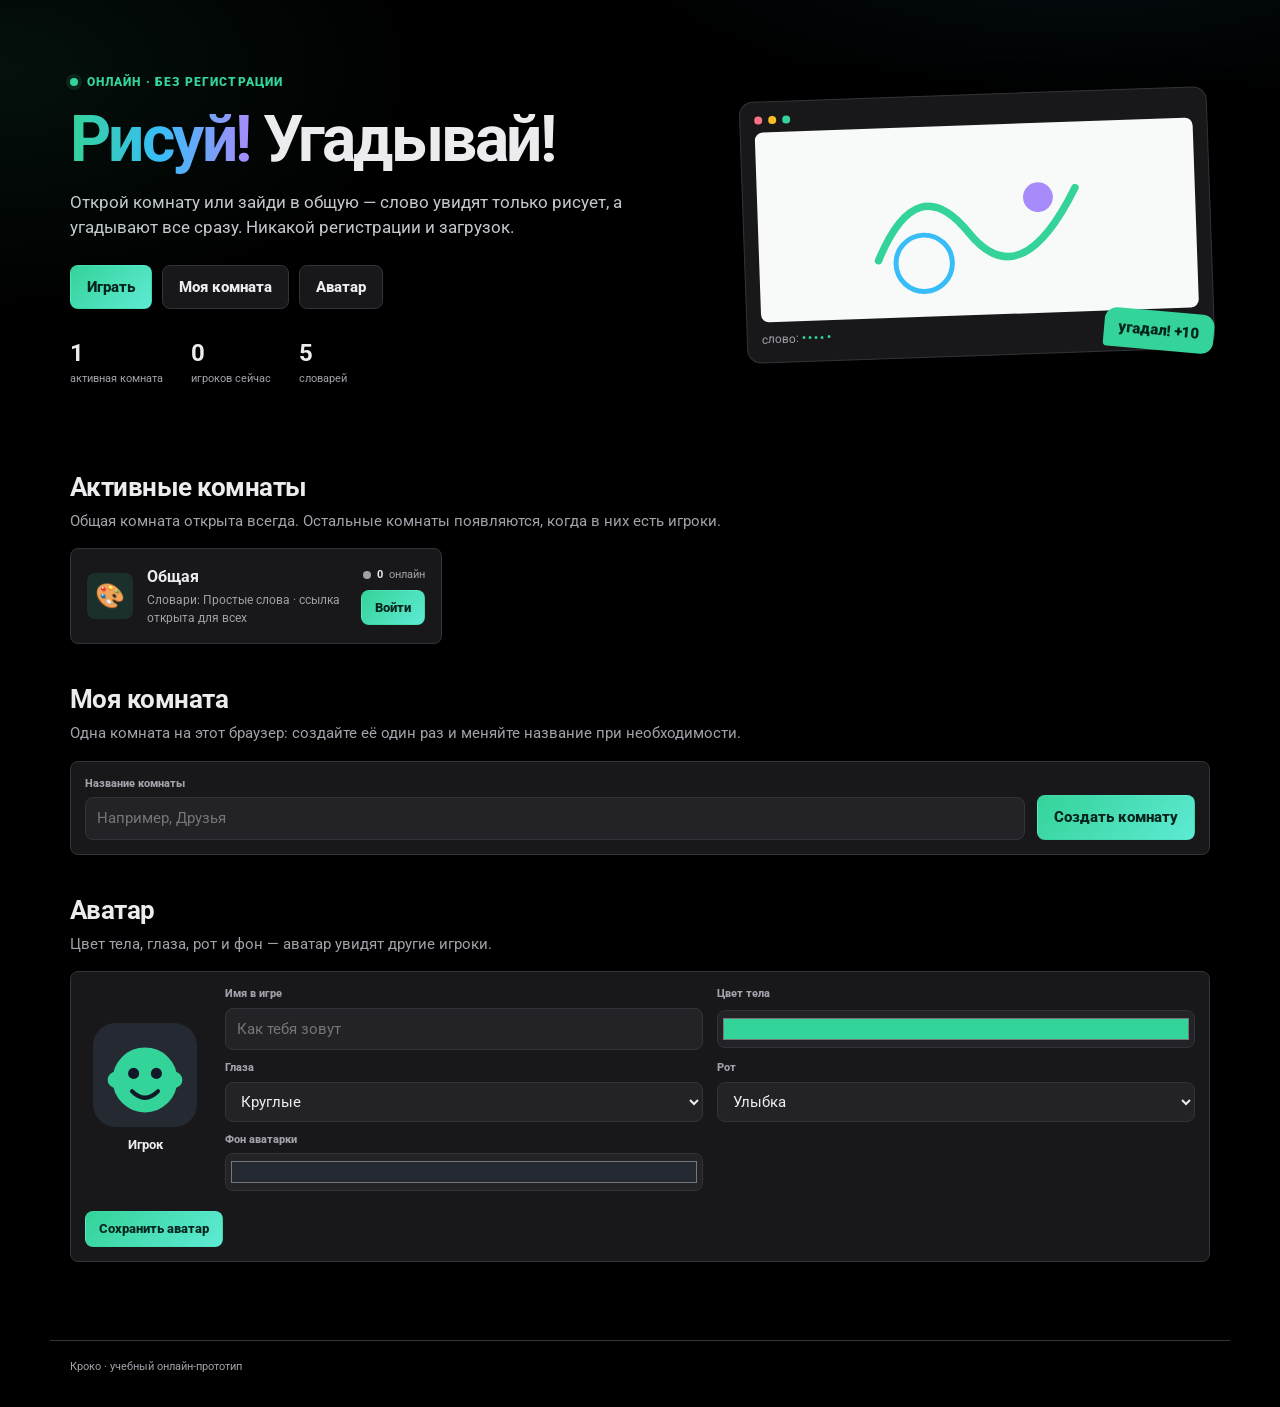
<file: index.html>
<!doctype html>
<html lang="ru">
<head>
  <meta charset="utf-8">
  <meta name="viewport" content="width=device-width, initial-scale=1">
  <meta name="description" content="Кроко — онлайн-игра в крокодила: Рисуй! Угадывай!">
  <title>Кроко — онлайн-крокодил</title>
  <link rel="icon" href="data:image/svg+xml,<svg xmlns='http://www.w3.org/2000/svg' viewBox='0 0 100 100'><text y='.9em' font-size='90'>🎨</text></svg>">
  <link rel="preconnect" href="https://fonts.googleapis.com">
  <link rel="preconnect" href="https://fonts.gstatic.com" crossorigin>
  <link href="https://fonts.googleapis.com/css2?family=Roboto:wght@400;500;700;900&display=swap" rel="stylesheet">
  <link rel="stylesheet" href="styles.css?v=40">
</head>
<body data-page="home">
  <main class="home">
    <section class="hero">
      <div class="hero-copy">
        <div class="eyebrow"><span class="live-dot"></span>онлайн · без регистрации</div>
        <div class="ban-notice" id="banNotice" hidden>Вы заблокированы в этой комнате и возвращены на главную.</div>
        <h1><span>Рисуй!</span> Угадывай!</h1>
        <p class="lead">Открой комнату или зайди в общую — слово увидят только рисует, а угадывают все сразу. Никакой регистрации и загрузок.</p>
        <div class="hero-actions">
          <a class="button primary" href="game.html">Играть</a>
          <a class="button ghost" href="#my-room">Моя комната</a>
          <a class="button ghost" href="#avatar">Аватар</a>
        </div>
        <div class="hero-stats">
          <div><b id="statRooms">1</b><span>активная комната</span></div>
          <div><b id="statOnline">0</b><span>игроков сейчас</span></div>
          <div><b id="statDicts">5</b><span>словарей</span></div>
        </div>
      </div>
      <div class="hero-art" aria-hidden="true">
        <div class="sheet">
          <div class="sheet-top"><i></i><i></i><i></i></div>
          <svg viewBox="0 0 320 210" class="doodle">
            <path d="M40 150 Q90 40 150 120 T280 70" fill="none" stroke="#34d399" stroke-width="9" stroke-linecap="round"/>
            <circle cx="95" cy="155" r="34" fill="none" stroke="#38bdf8" stroke-width="6"/>
            <circle cx="235" cy="80" r="18" fill="#a78bfa"/>
          </svg>
          <div class="sheet-word">слово: <b>•••••</b></div>
        </div>
        <div class="bubble">угадал! +10</div>
      </div>
    </section>

    <section class="rooms" id="rooms">
      <div class="section-heading">
        <div>
          <h2>Активные комнаты</h2>
          <p class="muted">Общая комната открыта всегда. Остальные комнаты появляются, когда в них есть игроки.</p>
        </div>
      </div>
      <div class="room-list" id="roomList"></div>
    </section>

    <section class="my-room" id="my-room">
      <div class="section-heading">
        <div>
          <h2>Моя комната</h2>
          <p class="muted">Одна комната на этот браузер: создайте её один раз и меняйте название при необходимости.</p>
        </div>
      </div>
      <div id="myRoomCard"></div>
    </section>

    <section class="avatar-section" id="avatar">
      <div class="section-heading">
        <div>
          <h2>Аватар</h2>
          <p class="muted">Цвет тела, глаза, рот и фон — аватар увидят другие игроки.</p>
        </div>
      </div>
      <div class="avatar-editor card">
        <div class="avatar-preview-wrap">
          <div class="avatar-preview" id="avatarPreview"></div>
          <b class="avatar-preview-name" id="avatarPreviewName">Игрок</b>
        </div>
        <div class="avatar-controls">
          <label class="settings-field">
            <span>Имя в игре</span>
            <input id="avatarName" maxlength="20" placeholder="Как тебя зовут">
          </label>
          <label class="settings-field">
            <span>Цвет тела</span>
            <input id="avatarBody" type="color" value="#34d399">
          </label>
          <label class="settings-field">
            <span>Глаза</span>
            <select id="avatarEyes"></select>
          </label>
          <label class="settings-field">
            <span>Рот</span>
            <select id="avatarMouth"></select>
          </label>
          <label class="settings-field">
            <span>Фон аватарки</span>
            <input id="avatarBg" type="color" value="#252932">
          </label>
        </div>
        <div class="avatar-actions">
          <button class="button primary small" id="avatarSave" type="button">Сохранить аватар</button>
          <span class="saved-line" id="avatarSaved" hidden>Сохранено</span>
        </div>
      </div>
    </section>
  </main>

  <footer class="footer">Кроко · учебный онлайн-прототип</footer>

  <script src="mqtt.min.js?v=40"></script>
  <script src="app.js?v=40"></script>
  <script src="home.js?v=40"></script>
</body>
</html>
</file>
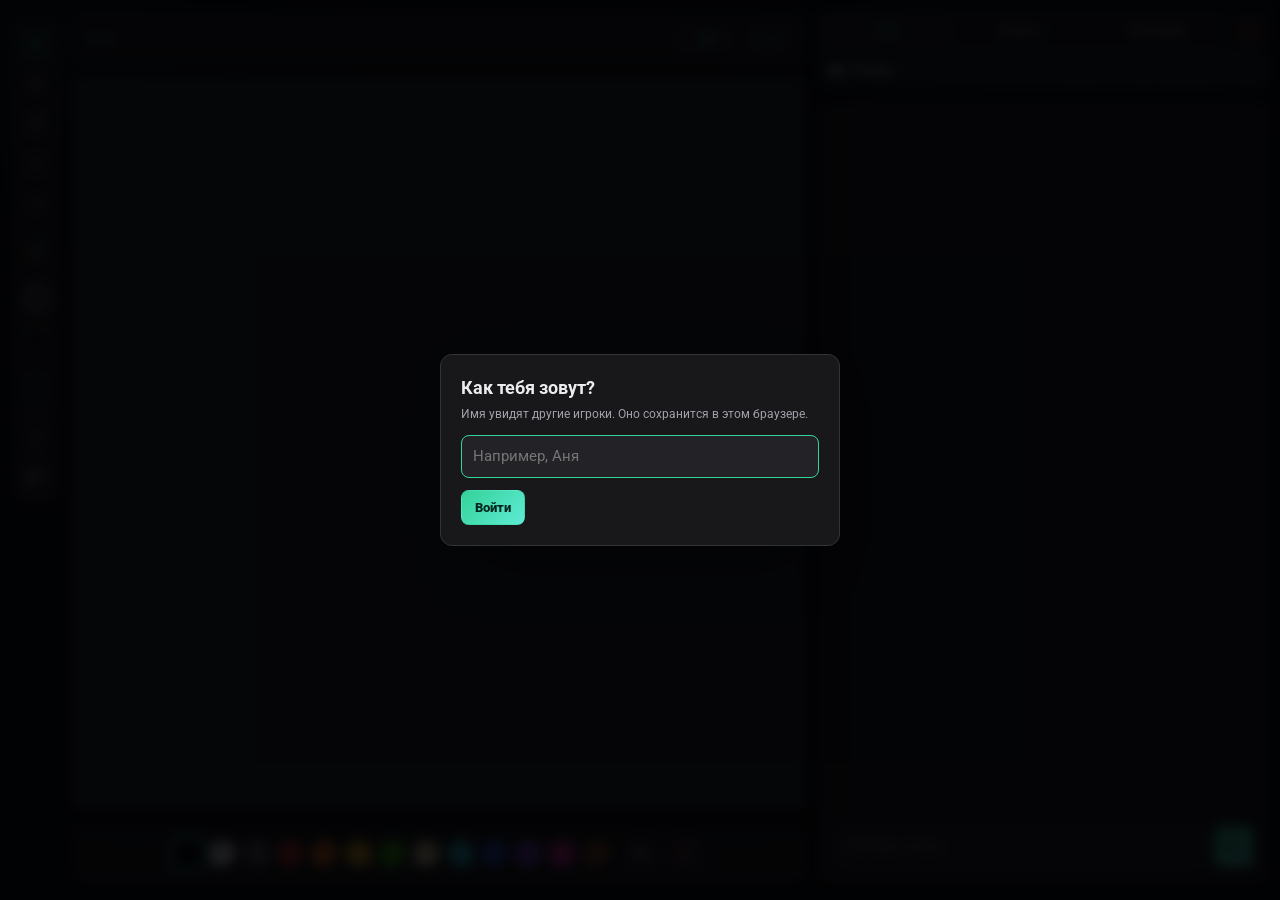
<file: game.html>
<!doctype html>
<html lang="ru">
<head>
  <meta charset="utf-8">
  <meta name="viewport" content="width=device-width, initial-scale=1">
  <title>Комната — Кроко</title>
  <link rel="icon" href="data:image/svg+xml,<svg xmlns='http://www.w3.org/2000/svg' viewBox='0 0 100 100'><text y='.9em' font-size='90'>🎨</text></svg>">
  <link rel="preconnect" href="https://fonts.googleapis.com">
  <link rel="preconnect" href="https://fonts.gstatic.com" crossorigin>
  <link href="https://fonts.googleapis.com/css2?family=Roboto:wght@400;500;700;900&display=swap" rel="stylesheet">
  <link rel="stylesheet" href="styles.css?v=40">
</head>
<body data-page="game" class="syncing">
  <main class="game-shell">
    <aside class="tool-rail" id="toolRail" aria-label="Инструменты рисования">
      <div class="tool-grid" id="toolGrid"></div>

      <div class="rail-sep"></div>
      <div class="rail-control">
        <button class="knob" id="sizeKnob" type="button" aria-label="Размер кисти"></button>
        <span class="rail-caption" id="sizeCaption">12px</span>
      </div>
      <div class="rail-control">
        <button class="knob alpha-knob" id="alphaKnob" type="button" aria-label="Прозрачность кисти"></button>
        <span class="rail-caption" id="alphaCaption">100%</span>
      </div>

      <div class="rail-sep"></div>
      <button class="bg-square rail-bg" id="bgSquare" type="button" title="Цвет фона">
        <span class="bg-square-label">фон</span>
      </button>

      <div class="rail-sep"></div>
      <button class="pipette-btn" id="pipetteBtn" type="button" aria-label="Пипетка" title="Взять цвет с холста">💧</button>
      <button class="toggle-btn" id="smoothBtn" type="button" aria-label="Плавность" aria-pressed="false" title="Плавность: выкл">≈</button>
    </aside>

    <section class="stage">
      <div class="wordbar">
        <div class="word-block">
          <strong id="wordText">••••</strong>
        </div>
        <div class="round-info">
          <span class="drawer-chip"><span class="drawer-avatar" id="drawerAvatar"></span><span class="chip-dot"></span><b id="drawerName">—</b></span>
          <span class="timer" id="timerText">05:00</span>
          <span class="panel-actions mobile-leave">
            <button class="panel-leave js-leave-room" type="button" title="Выйти из комнаты" aria-label="Выйти из комнаты">
              <svg xmlns="http://w3.org" width="24" height="24" viewBox="0 0 24 24" fill="none" stroke="#ef4444" stroke-width="2" stroke-linecap="round" stroke-linejoin="round">
                <path d="M9 21H5a2 2 0 0 1-2-2V5a2 2 0 0 1 2-2h4"/>
                <polyline points="16 17 21 12 16 7"/>
                <line x1="21" y1="12" x2="9" y2="12"/>
              </svg>
            </button>
          </span>
        </div>
      </div>

      <div class="canvas-wrap" id="canvasWrap">
        <canvas id="drawCanvas" width="1000" height="1000" aria-label="Общий холст"></canvas>
        <canvas id="draftCanvas" width="1000" height="1000" aria-hidden="true"></canvas>
        <div class="brush-cursor" id="brushCursor" hidden></div>
        <div class="hit-toast" id="hitToast" hidden></div>
        <div class="size-toast" id="sizeToast" hidden></div>
        <div class="word-reveal" id="wordReveal" hidden>
          <span id="revealReason">Раунд завершён</span>
          <strong id="revealWord"></strong>
          <small id="revealNote">Следующий раунд скоро</small>
        </div>
      </div>

      <div class="color-dock" aria-label="Цвета">
        <div class="ink-blobs" id="inkBlobs"></div>
        <div class="dock-actions">
          <button class="dock-tool" id="undoBtn" type="button" aria-label="Отменить" title="Отменить штрих (Ctrl+Z)"></button>
          <button class="dock-tool danger" id="clearBtn" type="button" aria-label="Очистить" title="Очистить холст"></button>
        </div>
      </div>

    </section>

    <aside class="side-panel">
      <div class="panel-head">
        <div class="panel-tabs" id="panelTabs" role="tablist">
          <button class="panel-tab active" data-tab="chat" type="button" role="tab">Чат</button>
          <button class="panel-tab" data-tab="players" type="button" role="tab">Игроки <span class="tab-count" id="playersCount">1</span></button>
          <button class="panel-tab" data-tab="settings" type="button" role="tab">Настройки</button>
        </div>
        <span class="panel-actions">
          <button class="panel-leave js-leave-room" id="leaveRoomBtn" type="button" title="Выйти из комнаты" aria-label="Выйти из комнаты">
            <svg xmlns="http://w3.org" width="24" height="24" viewBox="0 0 24 24" fill="none" stroke="#ef4444" stroke-width="2" stroke-linecap="round" stroke-linejoin="round">
              <path d="M9 21H5a2 2 0 0 1-2-2V5a2 2 0 0 1 2-2h4"/>
              <polyline points="16 17 21 12 16 7"/>
              <line x1="21" y1="12" x2="9" y2="12"/>
            </svg>
          </button>
        </span>
      </div>

      <div class="chat-source"><span class="label" id="wordSourceLabel">Словарь: —</span></div>
      <section class="card tab-panel chat-panel" data-panel="chat">
        <div class="chat-stream">
          <div class="system-feed" id="systemFeed" aria-live="polite"></div>
          <div class="messages" id="messages" aria-live="polite"></div>
        </div>
        <button class="button small save-round" id="saveBtn" type="button" title="Скачать рисунок в PNG" hidden>Сохранить</button>
        <form class="chat-form" id="chatForm">
          <input id="chatInput" maxlength="140" placeholder="Напиши слово..." autocomplete="off">
          <button class="button primary small" type="submit">➤</button>
        </form>
      </section>

      <section class="card tab-panel" data-panel="players" hidden>
        <ul class="players" id="playersList"></ul>
        <div class="blacklist-block" id="blacklistBlock">
          <div class="settings-subhead">Чёрный список <small>только создатель комнаты</small></div>
          <div class="ban-list" id="banList"></div>
        </div>
      </section>

      <section class="card tab-panel settings-panel" data-panel="settings" hidden>
        <div class="settings-scroll">
          <div class="settings-block">
            <h3>Комната</h3>
            <p class="muted settings-line">Название: <b id="settingsRoomName">Общая</b></p>
            <p class="muted settings-line" id="syncText">синхронизация v0</p>

            <div class="settings-subhead">Словари в раунде</div>
            <div class="dict-check-list" id="dictCheckList"></div>
            <p class="muted settings-note" id="dictNote">Новый набор словарей начнёт действовать со следующего раунда.</p>

            <label class="settings-field">
              <span>Время раунда, минут (0 — без ограничений)</span>
              <input id="roundMinInput" type="number" min="0" max="60" step="1" value="5">
            </label>
            <label class="settings-check">
              <input id="disableHintsInput" type="checkbox">
              <span>Отключить подсказки</span>
            </label>
            <p class="muted settings-note" id="settingsNote">Сменять словари и время может только создатель комнаты.</p>
            <a class="link-button js-leave-room" href="index.html">Выйти из комнаты →</a>
          </div>

          <div class="settings-block">
            <h3>Моя игра</h3>
            <label class="settings-check">
              <input id="noDrawInput" type="checkbox">
              <span>Не хочу рисовать</span>
            </label>
            <label class="settings-check">
              <input id="soundOffInput" type="checkbox">
              <span>Отключить звуки</span>
            </label>
            <p class="muted settings-note" id="playPrefsNote">Настройки сохраняются в этом браузере. Отказ от рисования действует со следующего раунда; если угадаете слово, вы всё равно станете художником.</p>
          </div>

          <div class="settings-block">
            <h3>Профиль и словари</h3>
            <div class="inline-profile">
              <label class="settings-field">
                <span>Имя в игре</span>
                <input id="settingsName" maxlength="20" placeholder="Как тебя зовут">
              </label>
              <button class="button primary small" id="settingsNameSave" type="button">Сохранить</button>
              <span class="saved-line" id="settingsSaved" hidden>Сохранено</span>
            </div>

            <div class="settings-subhead">Мои словари</div>
            <div class="inline-dict-list" id="settingsDictList"></div>
            <label class="settings-field">
              <span>Название словаря</span>
              <input id="settingsDictName" maxlength="30" placeholder="Например, Аниме">
            </label>
            <label class="settings-field">
              <span>Слова или фразы (одно на строку)</span>
              <textarea id="settingsDictWords" rows="4" placeholder="Наруто&#10;Гарри Поттер&#10;кот | мяч"></textarea>
            </label>
            <div class="inline-dict-actions">
              <button class="button primary small" id="settingsDictSave" type="button">Сохранить словарь</button>
              <button class="button ghost small" id="settingsDictDelete" type="button">Удалить</button>
              <button class="button ghost small" id="settingsDictNew" type="button">Новый</button>
            </div>
          </div>
        </div>
      </section>
    </aside>
  </main>

  <div class="palette-popover card" id="palettePopover" hidden>
    <div class="popover-head">
      <b id="paletteTitle">Цвет кисти</b>
      <button class="popover-close" id="palettePopoverClose" type="button" aria-label="Закрыть">×</button>
    </div>
    <div class="popover-sliders">
      <label class="popover-slider"><span>Размер</span>
        <input id="popoverSize" type="range" min="2" max="64" step="1" value="12">
        <output id="popoverSizeValue">12px</output>
      </label>
      <label class="popover-slider"><span>Прозрачность</span>
        <input id="popoverAlpha" type="range" min="5" max="100" step="1" value="100">
        <output id="popoverAlphaValue">100%</output>
      </label>
    </div>
    <div class="palette-preview">
      <span class="palette-current" id="paletteCurrent"></span>
      <label class="palette-hex-label">
        <span>HEX</span>
        <input class="popover-hex-input" id="paletteHex" type="text" value="#000000" maxlength="7" spellcheck="false" aria-label="HEX цвета">
      </label>
    </div>
    <div class="palette-sv" id="paletteSv" aria-label="Выбор цвета">
      <span class="palette-sv-handle" id="paletteSvHandle"></span>
    </div>
    <input class="palette-hue" id="paletteHue" type="range" min="0" max="360" step="1" value="210" aria-label="Оттенок">
  </div>

  <div class="screen-overlay" id="loadingOverlay" role="status" aria-live="polite">
    <div class="overlay-card">
      <span class="overlay-spinner" aria-hidden="true"></span>
      <b id="loadingOverlayText">подключение</b>
      <small id="loadingOverlayHint">Подключаемся к комнате...</small>
    </div>
  </div>

  <div class="screen-overlay duplicate-overlay" id="duplicateOverlay" hidden role="alert">
    <div class="overlay-card">
      <b>игра открыта в другой вкладке</b>
      <a class="button primary small" href="index.html">Вернуться на главную</a>
    </div>
  </div>

  <dialog class="modal" id="nameModal">
    <form method="dialog" id="nameForm">
      <h3>Как тебя зовут?</h3>
      <p class="muted">Имя увидят другие игроки. Оно сохранится в этом браузере.</p>
      <input id="nameInput" maxlength="20" placeholder="Например, Аня" required>
      <button class="button primary small" value="default" type="submit">Войти</button>
    </form>
  </dialog>

  <script src="mqtt.min.js?v=40"></script>
  <script src="app.js?v=40"></script>
  <script src="game-icons.js?v=40"></script>
  <script src="game-state.js?v=40"></script>
  <script src="game-audio.js?v=40"></script>
  <script src="game-words.js?v=40"></script>
  <script src="game-room.js?v=40"></script>
  <script src="game-guard.js?v=40"></script>
  <script src="game-consensus.js?v=40"></script>
  <script src="game-palette.js?v=40"></script>
  <script src="game-session.js?v=40"></script>
  <script src="game-brushes.js?v=40"></script>
  <script src="game-render.js?v=40"></script>
  <script src="game-network.js?v=40"></script>
  <script src="game-canvas.js?v=40"></script>
  <script src="game-controls.js?v=40"></script>
  <script src="game-ui.js?v=40"></script>
  <script src="game.js?v=40"></script>
</body>
</html>
</file>
<file: styles.css>
/* Roboto подключается в HTML через Google Fonts. */

:root {
  --bg: #000000;
  --surface: #18181b;
  --surface-2: #232327;
  --line: #33333a;
  --text: #ececee;
  --muted: #a1a1aa;
  --green: #34d399;
  --sky: #38bdf8;
  --violet: #a78bfa;
  --danger: #fb7185;
  --radius: 8px;
}

* { box-sizing: border-box; }
[hidden] { display: none !important; }
html { scroll-behavior: smooth; }

/* Полоса невидима, пока по ней не наведешь или не прокрутишь прямо её. */
::-webkit-scrollbar { width: 10px; height: 10px; }
::-webkit-scrollbar-track { background: transparent; }
::-webkit-scrollbar-thumb { background: transparent; border-radius: 6px; }
::-webkit-scrollbar-thumb:hover { background: rgba(255, 255, 255, .45); }
.scrolling::-webkit-scrollbar-thumb { background: rgba(255, 255, 255, .28); }
::-webkit-scrollbar-button, ::-webkit-scrollbar-corner { display: none; }
@supports (-moz-appearance: none) {
  * { scrollbar-color: transparent transparent; scrollbar-width: thin; }
  .scrolling { scrollbar-color: rgba(255, 255, 255, .3) transparent; }
}

body {
  margin: 0;
  min-height: 100vh;
  color: var(--text);
  background:
    radial-gradient(900px 420px at 85% -10%, rgba(56, 189, 248, .10), transparent 60%),
    radial-gradient(700px 400px at 0% 5%, rgba(52, 211, 153, .08), transparent 60%),
    var(--bg);
  font-family: Roboto, "Segoe UI", Arial, sans-serif;
  font-size: 15px;
  line-height: 1.5;
}
a { color: inherit; text-decoration: none; }
button, input, select, textarea { font: inherit; }
button { cursor: pointer; }
.muted { color: var(--muted); }

.topbar {
  position: sticky;
  top: 0;
  z-index: 50;
  display: flex;
  align-items: center;
  gap: 24px;
  height: 58px;
  padding: 0 clamp(12px, 3vw, 32px);
  border-bottom: 1px solid #222228;
  background: rgba(0, 0, 0, .86);
  backdrop-filter: blur(12px);
}
.brand { display: inline-flex; align-items: center; gap: 8px; font-size: 18px; font-weight: 900; }
.brand-mark { font-size: 23px; }
.topnav { display: flex; gap: 20px; margin-right: auto; color: var(--muted); font-weight: 700; }
.topnav a:hover { color: var(--text); }

.button {
  display: inline-flex;
  align-items: center;
  justify-content: center;
  gap: 6px;
  padding: 10px 16px;
  border: 1px solid transparent;
  border-radius: var(--radius);
  font-weight: 800;
  transition: filter .15s ease, transform .15s ease;
}
.button:hover { filter: brightness(1.08); transform: translateY(-1px); }
.button.primary { color: #04251e; background: linear-gradient(135deg, var(--green), #5eead4); }
.button.ghost { border-color: var(--line); background: var(--surface); }
.button.small { padding: 7px 13px; font-size: 13px; }
.button.danger { color: #fff; background: #7f1d2e; }

.live-dot { display: inline-block; width: 8px; height: 8px; border-radius: 50%; background: var(--green); box-shadow: 0 0 0 4px rgba(52, 211, 153, .12); }
.live-dot.off { background: var(--muted); box-shadow: none; }
.card { padding: 14px; border: 1px solid var(--line); border-radius: var(--radius); background: var(--surface); }
.card h3 { display: flex; align-items: center; justify-content: space-between; margin: 0 0 12px; font-size: 13px; font-weight: 800; }
.count { color: var(--green); font-size: 11px; }
.label { color: var(--muted); font-size: 10px; font-weight: 900; text-transform: uppercase; letter-spacing: .09em; }
.link-button { border: 0; padding: 0; color: var(--sky); background: transparent; font-size: 12px; font-weight: 700; text-decoration: underline; }

/* Главная */
.home { max-width: 1180px; margin: 0 auto; padding: 0 20px 60px; }
.hero { display: grid; grid-template-columns: minmax(0, 1.15fr) minmax(280px, .85fr); align-items: center; gap: 40px; padding: 70px 0 62px; }
.eyebrow { display: inline-flex; align-items: center; gap: 9px; margin-bottom: 16px; color: var(--green); font-size: 12px; font-weight: 900; text-transform: uppercase; letter-spacing: .09em; }
.hero h1 { margin: 0 0 16px; font-size: clamp(38px, 5.5vw, 64px); line-height: 1.04; letter-spacing: -.04em; }
.hero h1 span { background: linear-gradient(90deg, var(--green), var(--sky), var(--violet)); -webkit-background-clip: text; background-clip: text; color: transparent; }
.lead { max-width: 580px; margin: 0 0 24px; color: #c3c8cf; font-size: 17px; }
.hero-actions { display: flex; flex-wrap: wrap; gap: 10px; margin-bottom: 26px; }
.hero-stats { display: flex; gap: 28px; }
.hero-stats div { display: grid; }
.hero-stats b { font-size: 24px; }
.hero-stats span { color: var(--muted); font-size: 11px; }

.hero-art { position: relative; min-height: 270px; }
.sheet { padding: 14px; border: 1px solid var(--line); border-radius: 14px; background: var(--surface); box-shadow: 0 22px 50px rgba(0, 0, 0, .45); transform: rotate(-2deg); }
.sheet-top { display: flex; gap: 6px; margin-bottom: 8px; }
.sheet-top i { width: 8px; height: 8px; border-radius: 50%; background: var(--danger); }
.sheet-top i:nth-child(2) { background: #fbbf24; }
.sheet-top i:nth-child(3) { background: var(--green); }
.doodle { display: block; width: 100%; height: 190px; padding: 8px; border-radius: 8px; background: #f8faf9; }
.sheet-word { margin-top: 8px; color: var(--muted); font-size: 12px; }
.sheet-word b { color: var(--green); letter-spacing: .18em; }
.bubble { position: absolute; right: -4px; bottom: 14px; padding: 8px 14px; border-radius: 12px 12px 12px 4px; background: var(--green); color: #04251e; font-weight: 900; transform: rotate(5deg); }

.rooms, .my-room, .avatar-section { padding: 18px 0; }
.section-heading { display: flex; align-items: flex-end; justify-content: space-between; gap: 20px; margin-bottom: 16px; }
.section-heading h2 { margin: 0 0 3px; font-size: 26px; letter-spacing: -.02em; }
.section-heading p { margin: 0; }
.room-list { display: grid; grid-template-columns: repeat(auto-fill, minmax(280px, 1fr)); gap: 12px; }
.room-card, .own-room-row { display: flex; align-items: center; gap: 14px; padding: 16px; border: 1px solid var(--line); border-radius: var(--radius); background: var(--surface); }
.room-card { transition: border-color .15s ease, transform .15s ease; }
.room-card:hover { border-color: rgba(52, 211, 153, .65); transform: translateY(-2px); }
.room-emoji { display: grid; place-items: center; flex: 0 0 46px; height: 46px; border-radius: 8px; background: rgba(52, 211, 153, .12); font-size: 24px; }
.room-info { flex: 1; min-width: 0; }
.room-info h3 { margin: 0 0 2px; font-size: 16px; }
.room-info p { margin: 0; color: var(--muted); font-size: 12px; }
.room-side { display: grid; justify-items: end; gap: 6px; }
.room-online { display: flex; align-items: center; gap: 6px; color: var(--muted); font-size: 11px; }
.room-online b { color: var(--text); }
.own-room-actions, .form-actions { display: flex; flex-wrap: wrap; align-items: center; gap: 8px; }
.edit-room-form { margin-top: 10px; }
.edit-room-form[hidden] { display: none; }

.create-form { display: grid; grid-template-columns: 1fr auto; align-items: end; gap: 12px; }
.create-form label, .dict-editor label, .avatar-controls label { display: grid; gap: 5px; }
.create-form label > span, .dict-editor label > span, .avatar-controls label > span { color: var(--muted); font-size: 11px; font-weight: 800; }
input, select, textarea {
  width: 100%;
  padding: 9px 11px;
  border: 1px solid var(--line);
  border-radius: var(--radius);
  outline: 0;
  background: var(--surface-2);
  color: var(--text);
}
input:focus, select:focus, textarea:focus { border-color: var(--green); }
input[type="color"] { height: 38px; padding: 3px; cursor: pointer; }
textarea { resize: vertical; }

.avatar-editor { display: grid; grid-template-columns: 120px minmax(0, 1fr); gap: 20px; align-items: center; }
.avatar-preview-wrap { display: grid; justify-items: center; gap: 8px; }
.avatar-preview .avatar-large { display: block; width: 104px; height: 104px; border-radius: 20px; }
.avatar-preview-name { font-size: 13px; }
.avatar-controls { display: grid; grid-template-columns: repeat(2, minmax(0, 1fr)); gap: 10px 14px; }
.avatar-actions { grid-column: 1 / -1; display: flex; align-items: center; gap: 10px; }
.saved-line { color: var(--green); font-size: 11px; font-weight: 800; }
.saved-line[hidden] { display: none; }
.footer { max-width: 1180px; margin: 0 auto; padding: 18px 20px 32px; border-top: 1px solid var(--line); color: var(--muted); font-size: 11px; }
.footer a { color: var(--sky); }

/* Игра */
.room-badge { padding: 2px 7px; border-radius: 5px; background: rgba(167, 139, 250, .16); color: var(--violet); font-size: 10px; font-weight: 900; }
.dict-label { display: none; }
.connection { color: var(--muted); font-size: 11px; }
.connection.online { color: var(--green); }

.game-shell {
  display: grid;
  grid-template-columns: auto minmax(0, 960px) 450px;
  justify-content: center;
  align-items: stretch;
  gap: 12px;
  min-height: 100vh;
  padding: 12px 12px 18px;
}

/* На широком экране страница игры — одно окно без прокрутки: прокручиваются
   только чат, список игроков и настройки. Холст сужается по высоте окна, но
   не меньше 280 px; если окно совсем низкое, обычная прокрутка возвращается. */
@media (min-width: 821px) and (min-height: 500px) {
  body[data-page="game"] { height: 100vh; overflow: hidden; }
  .game-shell { height: 100vh; min-height: 0; max-height: 100vh; overflow: hidden; }
}

/* Тонкая панель кистей: всегда одна колонка слева от холста, без сжатия
   в два столбца. На экране уже 1100px она уходит под холст и становится
   горизонтальным рядом прямо над нижней палитрой. */
.tool-rail {
  position: sticky;
  top: 8px;
  align-self: start;
  z-index: 40;
  display: flex;
  flex-direction: column;
  align-items: center;
  gap: 6px;
  width: max-content;
  padding: 6px 5px;
  overflow: hidden;
  border: 1px solid var(--line);
  border-radius: var(--radius);
  background: var(--surface);
}
.tool-rail.rail-horizontal {
  position: static;
  align-self: stretch;
  flex-direction: row;
  flex-wrap: nowrap;
  justify-content: center;
  align-items: center;
  box-sizing: border-box;
  width: 100%;
  gap: 4px;
  padding: 5px 6px;
  margin: 10px 0 0;
}
/* В горизонтальном режиме кнопки сидят плотно, как кляксы в нижней панели.
   Auto-margin из обычной вертикальной панели убирается, иначе кнопки
   разлетаются по всей ширине. */
.rail-horizontal .tool-btn,
.rail-horizontal .pipette-btn,
.rail-horizontal .toggle-btn,
.rail-horizontal .knob,
.rail-horizontal .bg-square { margin: 0; flex: none; }
.rail-horizontal .rail-sep { width: 1px; height: 28px; align-self: center; flex: none; }
.rail-horizontal .tool-btn.tool-sep { width: 1px; height: 28px; padding: 0; border: 0; align-self: center; }
.rail-horizontal .rail-control { width: 30px; gap: 0; }
.rail-horizontal .tool-btn,
.rail-horizontal .pipette-btn,
.rail-horizontal .toggle-btn { width: 28px; height: 28px; }
.rail-horizontal .knob { width: 30px; height: 30px; }
.rail-horizontal .bg-square { width: 30px; height: 30px; }
.rail-control { display: grid; justify-items: center; gap: 2px; width: 34px; flex: none; }
.rail-caption { display: none; }
.rail-bg { flex: none; width: 36px; height: 36px; margin: 0 auto; }
.recent-title { color: var(--muted); font-size: 10px; font-weight: 900; text-transform: uppercase; letter-spacing: .08em; }
/* Кнопки кистей участвуют в общей flex-раскладке панели. */
.tool-grid { display: contents; }
.tool-btn {
  flex: none;
  display: grid;
  place-items: center;
  width: 34px;
  height: 34px;
  margin: 0 auto;
  padding: 0;
  border: 1px solid var(--line);
  border-radius: 7px;
  background: var(--surface-2);
  color: #d7dbe0;
}
.tool-btn svg { width: 18px; height: 18px; }
.tool-btn:hover { border-color: var(--sky); }
.tool-btn.active { border-color: var(--green); background: rgba(52, 211, 153, .16); color: var(--green); }
.rail-sep { flex: none; width: 34px; height: 1px; background: var(--line); }
.palette { display: grid; grid-template-columns: repeat(6, 1fr); gap: 4px; }
.swatch { height: 20px; padding: 0; border: 1px solid var(--line); border-radius: 5px; }
.swatch.active { border-color: var(--green); box-shadow: 0 0 0 1px var(--green); }
.empty-swatch { height: 20px; border: 1px dashed var(--line); border-radius: 5px; }
.tool-rail.disabled .tool-btn:not(.tool-sep),
.tool-rail.disabled .knob,
.tool-rail.disabled .bg-square,
.tool-rail.disabled .pipette-btn { opacity: .45; }

/* Нижняя палитра должна стоять на одном уровне с правой колонкой: свободное
   место после квадрата уходит между холстом и палитрой, а не под палитру. */
.stage { grid-column: 2; display: flex; flex-direction: column; min-width: 0; }
.wordbar {
  flex: 0 0 auto;
  display: flex;
  align-items: center;
  justify-content: space-between;
  gap: 16px;
  margin-bottom: 10px;
  padding: 10px 14px;
  border: 1px solid var(--line);
  border-radius: var(--radius);
  background: var(--surface);
}
.word-block { display: grid; justify-items: start; }
.word-block strong {
  display: block;
  max-width: 430px;
  min-height: 32px;
  color: var(--green);
  font-size: 18px;
  font-weight: 700;
  letter-spacing: 1px;
  line-height: 32px;
  white-space: pre-wrap;
  overflow-wrap: anywhere;
}
.round-info { display: flex; align-items: center; gap: 14px; color: var(--muted); font-size: 11px; }
.round-info b { color: var(--text); }
.timer { padding: 4px 8px; border-radius: 6px; background: var(--surface-2); color: var(--green); font-size: 13px; font-weight: 900; }
.timer.timer-danger {
  color: #fff;
  background: rgba(248, 113, 113, .22);
  box-shadow: inset 0 0 0 1px rgba(248, 113, 113, .65), 0 0 12px rgba(248, 113, 113, .22);
  animation: timer-warning 1s ease-in-out infinite;
}
@keyframes timer-warning {
  50% { background: rgba(248, 113, 113, .38); }
}

.brush-cursor {
  position: absolute;
  z-index: 5;
  display: grid;
  place-items: center;
  border: 1px solid rgba(0, 0, 0, .85);
  border-radius: 50%;
  box-shadow: 0 0 0 1px rgba(255, 255, 255, .9);
  pointer-events: none;
  transform: translate(-50%, -50%);
}
.brush-cursor.pipette-cursor {
  border-width: 2px;
  border-style: dashed;
  border-radius: 8px;
  background: rgba(6, 37, 30, .92);
  color: #fff;
  font-size: 15px;
  line-height: 1;
  box-shadow: 0 0 0 1px rgba(255, 255, 255, .9), 0 4px 12px rgba(0, 0, 0, .5);
}
.hit-toast {
  position: absolute;
  z-index: 8;
  pointer-events: none;
  top: 14px;
  left: 50%;
  padding: 9px 16px;
  border: 2px solid var(--green);
  border-radius: 10px;
  background: rgba(6, 37, 30, .94);
  color: #fff;
  font-size: 15px;
  font-weight: 900;
  text-align: center;
  white-space: nowrap;
  box-shadow: 0 10px 28px rgba(0, 0, 0, .5);
  transform: translateX(-50%);
  animation: hit-pop 2.4s ease forwards;
}
.size-toast {
  position: absolute;
  z-index: 10;
  top: 0;
  left: 0;
  padding: 3px 6px;
  border: 1px solid rgba(255, 255, 255, .14);
  border-radius: 5px;
  background: rgba(9, 12, 20, .94);
  color: #fff;
  font-size: 11px;
  font-weight: 700;
  line-height: 1.2;
  white-space: nowrap;
  pointer-events: none;
  opacity: 0;
  transform: translate3d(-50%, -100%, 0);
  will-change: transform, opacity;
  box-shadow: 0 4px 12px rgba(0, 0, 0, .5);
}
.word-reveal {
  position: absolute;
  z-index: 9;
  top: 50%;
  left: 50%;
  display: grid;
  justify-items: center;
  gap: 6px;
  min-width: min(82%, 520px);
  padding: 20px 26px;
  border: 2px solid var(--green);
  border-radius: 14px;
  background: rgba(6, 37, 30, .96);
  color: #fff;
  text-align: center;
  pointer-events: none;
  box-shadow: 0 18px 48px rgba(0, 0, 0, .65);
  transform: translate(-50%, -50%);
}
.word-reveal[hidden] { display: none; }
.word-reveal span {
  color: #a7f3d0;
  font-size: 11px;
  font-weight: 900;
  letter-spacing: .09em;
  text-transform: uppercase;
}
.word-reveal strong {
  font-size: clamp(24px, 4vw, 44px);
  font-weight: 900;
  line-height: 1.1;
  word-break: break-word;
}
.word-reveal small { color: var(--muted); font-size: 12px; }
.canvas-wrap.celebrate { animation: canvas-pulse 2.4s ease; }
@keyframes hit-pop {
  0% { opacity: 0; transform: translate(-50%, -18px) scale(.85); }
  12% { opacity: 1; transform: translate(-50%, 0) scale(1.05); }
  24% { transform: translate(-50%, 0) scale(1); }
  80% { opacity: 1; }
  100% { opacity: 0; transform: translate(-50%, -10px) scale(.98); }
}
@keyframes canvas-pulse {
  0%, 100% { box-shadow: 0 16px 40px rgba(0, 0, 0, .45); }
  25%, 65% { box-shadow: 0 0 0 3px rgba(52, 211, 153, .75), 0 16px 40px rgba(0, 0, 0, .45); }
}
/* На широком экране правая колонка занимает всю высоту окна, как верхняя
   и нижняя панели: чат, игроки и настройки тянутся вместе с ней. */
.side-panel {
  grid-column: 3;
  display: flex;
  flex-direction: column;
  min-height: 0;
  height: calc(100vh - 30px);
  max-height: calc(100vh - 30px);
}
.panel-head { display: grid; grid-template-columns: 1fr auto; align-items: start; gap: 6px; }
.panel-actions { display: flex; gap: 6px; }
.mobile-leave { display: none; }
.panel-tabs { display: grid; grid-template-columns: repeat(3, 1fr); gap: 3px; padding: 3px; border: 1px solid var(--line); border-radius: var(--radius); background: var(--surface); }
.panel-leave {
  display: grid;
  place-items: center;
  width: 34px;
  height: 37px;
  border: 1px solid var(--line);
  border-radius: var(--radius);
  background: var(--surface);
  color: var(--muted);
  font-size: 16px;
  line-height: 1;
  text-decoration: none;
}
.panel-leave:hover { border-color: var(--danger); color: var(--danger); background: rgba(248, 113, 113, .08); }
.panel-leave svg { display: block; width: 20px; height: 20px; }
.panel-tab { padding: 7px 4px; border: 0; border-radius: 6px; background: transparent; color: var(--muted); font-size: 11px; font-weight: 800; }
.panel-tab:hover { color: var(--text); }
.panel-tab.active { background: var(--surface-2); color: var(--green); }
.tab-count { margin-left: 3px; color: var(--green); font-size: 9px; }
.tab-panel { display: flex; flex: 1 1 auto; flex-direction: column; min-height: 0; margin-top: 8px; }
.players { display: grid; flex: 1 1 auto; gap: 5px; min-height: 0; margin: 0; padding: 0; overflow-y: auto; list-style: none; }
.player { display: flex; align-items: center; gap: 9px; padding: 7px 9px; border-radius: 6px; background: var(--surface-2); font-size: 13px; }
.avatar { display: block; flex: 0 0 24px; width: 24px; height: 24px; border-radius: 6px; overflow: hidden; }
.players .avatar { flex-basis: 32px; width: 32px; height: 32px; border-radius: 8px; }
.player-name { flex: 1; overflow: hidden; text-overflow: ellipsis; white-space: nowrap; font-size: 13px; }
.player-tag { color: var(--green); font-size: 10px; font-weight: 900; }
.ban-btn { padding: 3px 6px; border: 1px solid rgba(251, 113, 133, .35); border-radius: 4px; background: transparent; color: var(--danger); font-size: 10px; font-weight: 900; }
.ban-btn:hover { background: rgba(251, 113, 133, .14); }
.messages {
  display: flex;
  flex: 1 1 auto;
  flex-direction: column;
  gap: 5px;
  min-height: 0;
  overflow-y: auto;
  padding-right: 2px;
}
/* Как на croch.ru: при одном-двух сообщениях они висят внизу, а не сверху. */
.messages > :first-child { margin-top: auto; }
.chat-source {
  flex: 0 0 auto;
  margin-bottom: 7px;
  padding: 7px 10px;
  border: 1px solid rgba(52, 211, 153, .28);
  border-radius: 9px;
  background: linear-gradient(90deg, rgba(52, 211, 153, .12), rgba(37, 41, 50, .75));
  box-shadow: inset 0 1px 0 rgba(255, 255, 255, .04);
}
.chat-source .label {
  display: inline-flex;
  align-items: center;
  gap: 6px;
  color: var(--text);
  font-size: 11px;
  font-weight: 700;
  letter-spacing: 0;
  text-transform: none;
}
.chat-source .label::before { content: '📖'; font-size: 12px; line-height: 1; }
.chat-stream { position: relative; display: flex; flex: 1 1 auto; flex-direction: column; min-height: 0; }
/* Системные события живут отдельной плашкой над сообщениями чата и не
   занимают место в ленте: пользовательские сообщения остаются на своих местах. */
.system-feed {
  position: absolute;
  top: 4px;
  right: 4px;
  left: 4px;
  z-index: 4;
  display: flex;
  flex-direction: column;
  gap: 4px;
  pointer-events: none;
}
.system-feed:empty { display: none; }
.system-notice {
  --notice-accent: var(--sky);
  --notice-glow: rgba(56, 189, 248, .45);
  position: relative;
  display: flex;
  align-items: center;
  gap: 8px;
  padding: 7px 10px;
  overflow: hidden;
  border: 1px solid rgba(56, 189, 248, .28);
  border-left: 3px solid var(--notice-accent);
  border-radius: 9px;
  background:
    linear-gradient(100deg, rgba(56, 189, 248, .12), rgba(12, 16, 22, .94) 55%),
    rgba(12, 16, 22, .94);
  color: var(--text);
  font-size: 14px;
  font-weight: 700;
  line-height: 1.35;
  letter-spacing: .01em;
  box-shadow: inset 0 1px 0 rgba(255, 255, 255, .07), 0 8px 22px rgba(0, 0, 0, .42);
  transform-origin: right center;
  backdrop-filter: blur(8px);
  animation: system-notice-in 220ms ease-out both;
}
.system-notice::before {
  content: '';
  flex: 0 0 auto;
  width: 7px;
  height: 7px;
  border-radius: 50%;
  background: var(--notice-accent);
  box-shadow: 0 0 10px var(--notice-glow);
}
.system-notice[data-kind="reveal"] {
  --notice-accent: var(--green);
  --notice-glow: rgba(52, 211, 153, .5);
  border-color: rgba(52, 211, 153, .3);
  border-left-color: var(--notice-accent);
  background:
    linear-gradient(100deg, rgba(52, 211, 153, .14), rgba(12, 22, 18, .94) 55%),
    rgba(12, 22, 18, .94);
}
.system-notice[data-kind="warning"] {
  --notice-accent: #fbbf24;
  --notice-glow: rgba(251, 191, 36, .5);
  border-color: rgba(251, 191, 36, .3);
  border-left-color: var(--notice-accent);
  background:
    linear-gradient(100deg, rgba(251, 191, 36, .13), rgba(24, 18, 10, .94) 55%),
    rgba(24, 18, 10, .94);
}
.system-notice.leaving {
  pointer-events: none;
  animation: system-notice-out 350ms ease-in forwards;
}
@keyframes system-notice-in {
  from { opacity: 0; transform: translateX(18px) scale(.98); }
  to { opacity: 1; transform: translateX(0) scale(1); }
}
@keyframes system-notice-out {
  from {
    opacity: 1;
    transform: translateX(0) scale(1);
    max-height: 60px;
  }
  to {
    opacity: 0;
    transform: translateX(56px) scale(.96);
    max-height: 0;
  }
}
.message { padding: 5px 8px; border-radius: 6px; background: var(--surface-2); font-size: 11px; }
.message b { color: var(--green); }
.message.hit { border: 1px solid var(--green); background: rgba(52, 211, 153, .1); }
.save-round {
  justify-self: center;
  width: 100%;
  margin-top: 8px;
  border-color: rgba(52, 211, 153, .55);
  background: rgba(52, 211, 153, .14);
  color: var(--green);
}
.save-round:hover { border-color: var(--green); background: rgba(52, 211, 153, .24); }
.chat-form { display: flex; gap: 6px; margin-top: 8px; }
.chat-form input { min-width: 0; }
.chat-form .button { flex: 0 0 auto; }

.settings-panel { overflow: hidden; }
.settings-scroll { display: grid; flex: 1 1 auto; gap: 14px; min-height: 0; overflow-y: auto; padding-right: 3px; }
.settings-block { display: grid; gap: 8px; }
.settings-block h3 { margin: 0; font-size: 13px; font-weight: 900; }
.settings-line, .settings-note { margin: 0; font-size: 10px; }
.settings-field { display: grid; gap: 4px; }
.settings-field > span { color: var(--muted); font-size: 10px; font-weight: 800; }
.settings-subhead { margin-top: 4px; color: var(--muted); font-size: 10px; font-weight: 900; text-transform: uppercase; letter-spacing: .06em; }
.inline-profile { display: grid; grid-template-columns: 1fr auto; align-items: end; gap: 6px; }
.inline-profile .saved-line { grid-column: 1 / -1; margin: -2px 0 0; font-size: 10px; }
.inline-dict-list { display: grid; gap: 4px; max-height: 96px; overflow-y: auto; }
.inline-dict-actions { display: flex; flex-wrap: wrap; gap: 5px; }
.settings-link { justify-self: start; margin-top: 2px; }
.settings-panel select, .settings-panel input, .settings-panel textarea { padding: 7px 8px; font-size: 11px; }
.settings-panel select:disabled { opacity: .55; }

.saved-line { margin: 8px 0 0; color: var(--green); font-size: 12px; font-weight: 800; }
.dict-item { display: flex; align-items: center; justify-content: space-between; gap: 8px; padding: 8px 10px; border: 1px solid var(--line); border-radius: 6px; background: var(--surface-2); font-size: 12px; text-align: left; }
.dict-item.active { border-color: var(--green); color: var(--green); }
.dict-item small { color: var(--muted); }
.empty { color: var(--muted); font-size: 12px; }

.modal { width: min(400px, calc(100vw - 30px)); padding: 20px; border: 1px solid var(--line); border-radius: 12px; background: var(--surface); color: var(--text); }
.modal::backdrop { background: rgba(0, 0, 0, .75); }
.modal h3 { margin: 0 0 4px; }
.modal p { margin: 0 0 12px; font-size: 12px; }
.modal input { margin-bottom: 12px; }

@media (max-width: 1200px) {
  .game-shell { grid-template-columns: auto minmax(0, 1fr) 450px; gap: 8px; padding: 10px 8px 16px; }
  .side-panel { height: calc(100vh - 26px); max-height: calc(100vh - 26px); }
}
@media (max-width: 820px) {
  .topnav { display: none; }
  .hero { grid-template-columns: 1fr; }
  .hero-art { display: none; }
  .create-form, .avatar-editor, .avatar-controls { grid-template-columns: 1fr; }
  .own-room-row { flex-wrap: wrap; }
  .game-shell { grid-template-columns: auto minmax(0, 1fr); padding: 8px; gap: 8px; }
  .stage { grid-column: 2; }
  .side-panel { grid-column: 1 / -1; height: auto; max-height: none; }
  .tab-panel { min-height: 0; }
  /* Как на croch.ru: на узком экране чат под холстом, поле ввода и свежие
     сообщения сверху, старые уходят вниз; страница прокручивается целиком. */
  .chat-panel { flex-direction: column-reverse; }
  .messages {
    flex: 0 0 auto;
    flex-direction: column-reverse;
    height: auto;
    max-height: none;
    overflow: visible;
  }
  .messages > :first-child { margin-top: 0; }
  .settings-scroll { flex: 0 0 auto; max-height: 400px; }
  .wordbar { flex-wrap: wrap; }
  .panel-tabs { grid-template-columns: repeat(3, 1fr); }
}

/* Компактная панель кистей и кружки-индикаторы */
.tool-btn.tool-sep {
  width: 34px;
  height: 1px;
  padding: 0;
  border: 0;
  background: var(--line);
  pointer-events: none;
}
.tool-btn.tool-sep:hover { border-color: var(--line); }

.knob {
  flex: none;
  --knob-size: 12px;
  --knob-fill: var(--green);
  --knob-alpha: 1;
  display: grid;
  place-items: center;
  width: 36px;
  height: 36px;
  margin: 0 auto;
  padding: 0;
  border: 1px solid var(--line);
  border-radius: 50%;
  background:
    repeating-conic-gradient(#d4d4d8 0% 25%, #52525b 0% 50%) 0 0 / 8px 8px;
  box-shadow: inset 0 0 0 2px var(--surface);
  touch-action: none;
  user-select: none;
}
.knob::after {
  content: '';
  width: var(--knob-size);
  height: var(--knob-size);
  border-radius: 50%;
  background: var(--knob-fill);
  opacity: var(--knob-alpha);
  box-shadow: 0 0 0 1px rgba(0, 0, 0, .55), inset 0 1px 2px rgba(255, 255, 255, .45);
  transition: width .12s ease, height .12s ease, background .12s ease, opacity .12s ease;
}
.alpha-knob::after { width: 26px; height: 26px; }
.knob:hover { border-color: var(--sky); }
.knob.dragging { border-color: var(--green); }
.pipette-btn, .toggle-btn, .rail-button {
  flex: none;
  display: grid;
  place-items: center;
  width: 34px;
  height: 34px;
  margin: 0 auto;
  padding: 0;
  border: 1px solid var(--line);
  border-radius: 7px;
  background: var(--surface-2);
  color: var(--text);
  font-size: 16px;
  font-weight: 800;
  line-height: 1;
}
.pipette-btn:hover, .toggle-btn:hover, .rail-button:hover { border-color: var(--sky); }
.pipette-btn.active, .toggle-btn.active {
  border-color: var(--green);
  background: rgba(52, 211, 153, .16);
  color: var(--green);
}
.rail-button.danger:hover { border-color: var(--danger); color: var(--danger); }
.pipette-btn svg, .toggle-btn svg, .rail-button svg { display: block; width: 18px; height: 18px; }

.canvas-wrap {
  position: relative;
  flex: 0 1 auto;
  width: min(100%, 960px);
  min-width: 0;
  max-width: 960px;
  aspect-ratio: 1 / 1;
  margin: 0 auto 10px;
  overflow: hidden;
  border: 1px solid var(--line);
  border-radius: 10px;
  background: #252932;
  box-shadow: 0 16px 40px rgba(0, 0, 0, .45);
}
/* Тач не должен превращать мазок в жест прокрутки/зума и отменять pointer. */
.canvas-wrap, #drawCanvas {
  touch-action: none;
  -webkit-user-select: none;
  user-select: none;
  -webkit-touch-callout: none;
}
/* На широком экране холст дополнительно вписывается в высоту окна, чтобы
   страница не прокручивалась. Минимальный размер 280 px оставляет рисунок
   видимым даже в очень низком окне. Нижняя панель и горизонтальный ряд
   кистей занимают место над холстом, поэтому вычитаем их высоту. */
@media (min-width: 1100px) and (min-height: 500px) {
  /* На FullHD квадрат занимает всё свободное место между словом и палитрой:
     30 px внешних отступов, 54 px wordbar, 10 px над холстом и 58 px dock. */
  .canvas-wrap {
    width: min(100%, 960px, max(280px, calc(100vh - 152px)));
    margin-bottom: 0;
  }
}
/* В узком режиме кисти занимают отдельный горизонтальный ряд между холстом
   и нижней палитрой, поэтому квадрат уменьшается ещё на высоту этого ряда. */
@media (min-width: 821px) and (max-width: 1099px) and (min-height: 500px) {
  .canvas-wrap { width: min(100%, 760px, max(280px, calc(100vh - 210px))); }
}
/* Нативный курсор прячем только у рисующего: угадывающий видит обычную стрелку. */
body.can-draw .canvas-wrap, body.can-draw #drawCanvas { cursor: none; }
#drawCanvas, #draftCanvas { width: 100%; height: 100%; display: block; }
#draftCanvas { position: absolute; inset: 0; pointer-events: none; }
.brush-cursor.shape-square { border-radius: 2px; }
.brush-cursor.shape-circle { border-radius: 50%; }
.brush-cursor.shape-stripe { border-radius: 2px; background: rgba(52, 211, 153, .14); }
.brush-cursor.shape-stripe::after {
  content: '';
  position: absolute;
  top: 50%;
  left: 12%;
  width: 76%;
  height: 2px;
  background: currentColor;
  transform: translateY(-50%);
}

.color-dock {
  display: flex;
  flex: 0 0 auto;
  align-items: center;
  justify-content: center;
  gap: 14px;
  margin-top: auto;
  padding: 10px 12px;
  border: 1px solid var(--line);
  border-radius: 12px;
  background: var(--surface);
}
.ink-blobs { display: flex; align-items: center; justify-content: center; flex-wrap: wrap; gap: 7px; }
.ink-blob {
  width: 27px;
  height: 27px;
  padding: 0;
  border: 0;
  border-radius: 47% 53% 62% 38% / 55% 42% 58% 45%;
  box-shadow: inset 0 1px 2px rgba(255,255,255,.35), 0 2px 4px rgba(0,0,0,.35);
  transition: transform .15s ease, outline-color .15s ease;
}
.ink-blob:nth-child(3n) { border-radius: 62% 38% 44% 56% / 42% 58% 42% 58%; }
.ink-blob:nth-child(4n) { border-radius: 38% 62% 55% 45% / 60% 45% 55% 40%; }
.ink-blob:hover { transform: scale(1.12) rotate(-4deg); }
.ink-blob.active { outline: 2px solid var(--green); outline-offset: 2px; transform: scale(1.14); }
.empty-blob { width: 27px; height: 27px; border: 1px dashed var(--line); border-radius: 50%; }
.bg-square {
  position: relative;
  flex: 0 0 36px;
  width: 36px;
  height: 36px;
  border: 2px solid var(--line);
  border-radius: 6px;
  background: #fff;
  box-shadow: 0 2px 6px rgba(0,0,0,.3);
}
.bg-square-label {
  position: absolute;
  bottom: -15px;
  left: 50%;
  color: var(--muted);
  font-size: 8px;
  text-transform: uppercase;
  transform: translateX(-50%);
}
.dock-tool {
  flex: 0 0 36px;
  width: 36px;
  height: 36px;
  border: 1px solid var(--line);
  border-radius: 8px;
  background: var(--surface-2);
  color: var(--text);
  font-size: 16px;
}
.dock-tool:hover { border-color: var(--sky); }
.dock-actions { display: flex; align-items: center; gap: 8px; }
.dock-tool svg { display: block; width: 18px; height: 18px; }
.dock-tool.danger:hover { border-color: var(--danger); color: var(--danger); }

.palette-popover {
  position: fixed;
  z-index: 60;
  width: 240px;
  padding: 12px;
  border: 1px solid rgba(148, 163, 184, .35);
  box-shadow: 0 20px 55px rgba(0,0,0,.7);
}
.popover-head { display: flex; align-items: center; justify-content: space-between; margin-bottom: 10px; font-size: 12px; }
.popover-close { border: 0; background: transparent; color: var(--muted); font-size: 18px; line-height: 1; }
.palette-preview { display: grid; grid-template-columns: 54px 1fr; align-items: center; gap: 8px; }
.palette-current {
  display: grid;
  place-items: center;
  height: 34px;
  border: 1px solid rgba(255,255,255,.35);
  border-radius: 7px;
  color: #fff;
  font-size: 8px;
  font-weight: 800;
  text-shadow: 0 1px 2px rgba(0,0,0,.8);
}
.palette-hex-label { display: grid; grid-template-columns: 34px 1fr; align-items: center; gap: 6px; color: var(--muted); font-size: 11px; font-weight: 700; }
.popover-hex-input { width: 100%; padding: 6px 8px; font-size: 12px; }
.popover-sliders { display: grid; gap: 8px; margin: 10px 0; }
.popover-slider {
  display: grid;
  grid-template-columns: 72px 1fr 38px;
  align-items: center;
  gap: 6px;
  color: var(--muted);
  font-size: 11px;
  font-weight: 700;
}
.popover-slider output { color: var(--text); text-align: right; }
.popover-slider input[type="range"] {
  width: 100%;
  height: 10px;
  margin: 0;
  border-radius: 5px;
  background: linear-gradient(to right, var(--green), var(--sky));
  appearance: none;
  cursor: pointer;
}
.popover-slider input[type="range"]::-webkit-slider-thumb {
  width: 14px;
  height: 14px;
  border: 2px solid #fff;
  border-radius: 50%;
  background: transparent;
  appearance: none;
  box-shadow: 0 0 0 1px rgba(0, 0, 0, .7);
}
.popover-slider input[type="range"]::-moz-range-thumb {
  width: 12px;
  height: 12px;
  border: 2px solid #fff;
  border-radius: 50%;
  background: transparent;
  box-shadow: 0 0 0 1px rgba(0, 0, 0, .7);
}
.palette-popover.bg-mode .popover-sliders { display: none; }
.palette-sv {
  --palette-hue: 210;
  position: relative;
  height: 104px;
  margin-top: 10px;
  border: 1px solid var(--line);
  border-radius: 8px;
  background:
    linear-gradient(to top, #000, transparent),
    linear-gradient(to right, #fff, hsl(var(--palette-hue), 100%, 50%));
  cursor: crosshair;
  touch-action: none;
}
.palette-sv-handle {
  position: absolute;
  width: 12px;
  height: 12px;
  border: 2px solid #fff;
  border-radius: 50%;
  box-shadow: 0 0 0 1px rgba(0,0,0,.75), 0 2px 6px rgba(0,0,0,.5);
  pointer-events: none;
  transform: translate(-50%, -50%);
}
.palette-hue {
  width: 100%;
  height: 12px;
  margin: 10px 0;
  border-radius: 6px;
  background: linear-gradient(to right, #f00, #ff0, #0f0, #0ff, #00f, #f0f, #f00);
  appearance: none;
  cursor: pointer;
}
.palette-hue::-webkit-slider-thumb {
  width: 14px;
  height: 14px;
  border: 2px solid #fff;
  border-radius: 50%;
  background: transparent;
  box-shadow: 0 0 0 1px rgba(0,0,0,.7);
  appearance: none;
}
.palette-hue::-moz-range-thumb {
  width: 12px;
  height: 12px;
  border: 2px solid #fff;
  border-radius: 50%;
  background: transparent;
  box-shadow: 0 0 0 1px rgba(0,0,0,.7);
}
.screen-overlay {
  position: fixed;
  inset: 0;
  z-index: 100;
  display: grid;
  place-items: center;
  background: rgba(9, 12, 20, .58);
  backdrop-filter: blur(6px);
}
.screen-overlay[hidden] { display: none; }
.overlay-card {
  display: grid;
  justify-items: center;
  gap: 10px;
  min-width: 280px;
  padding: 24px 28px;
  border: 1px solid rgba(148, 163, 184, .32);
  border-radius: 16px;
  background: rgba(20, 24, 34, .92);
  box-shadow: 0 24px 60px rgba(0, 0, 0, .65);
  color: var(--text);
  font-size: 17px;
  text-align: center;
}
.overlay-card small { max-width: 260px; color: var(--muted); font-size: 12px; line-height: 1.4; text-align: center; }
.overlay-spinner {
  width: 28px;
  height: 28px;
  border: 3px solid rgba(255, 255, 255, .18);
  border-top-color: var(--green);
  border-radius: 50%;
  animation: overlay-spin .9s linear infinite;
}
@keyframes overlay-spin { to { transform: rotate(360deg); } }
.duplicate-overlay { z-index: 120; background: rgba(9, 12, 20, .84); }

.message { font-size: 14px; line-height: 1.45; }
.message.old { opacity: .42; }
.chat-form input { font-size: 14px; }
.reaction-slot {
  display: inline-flex;
  align-items: center;
  gap: 2px;
  margin-right: 6px;
  vertical-align: baseline;
}
.react-btn {
  display: inline-grid;
  place-items: center;
  padding: 0 2px;
  border: 0;
  border-radius: 4px;
  background: transparent;
  color: #f4f4f5;
  line-height: 1;
}
.react-btn svg { display: block; width: 14px; height: 14px; fill: currentColor; }
.react-btn:hover { color: #fff; }
.react-btn[data-react="like"].active { color: var(--green); }
.react-btn[data-react="dislike"].active { color: #ef4444; }
.react-mark {
  display: inline-grid;
  place-items: center;
  margin-right: 6px;
  vertical-align: baseline;
}
.react-mark svg { display: block; width: 14px; height: 14px; fill: currentColor; }
.react-mark.like { color: var(--green); }
.react-mark.dislike { color: #ef4444; }
/* Снятая создателем реакция остаётся видимой, но уже не выделяется цветом. */
.react-mark.muted.like, .react-mark.muted.dislike { color: #9ca3af; }

.dict-check-list { display: grid; gap: 5px; max-height: 190px; overflow-y: auto; padding-right: 3px; }
.dict-check {
  display: grid;
  grid-template-columns: 16px 1fr auto;
  align-items: center;
  gap: 8px;
  padding: 7px 8px;
  border: 1px solid var(--line);
  border-radius: 6px;
  background: var(--surface-2);
  font-size: 12px;
  cursor: pointer;
}
.dict-check input { width: 16px; height: 16px; margin: 0; accent-color: var(--green); }
.dict-check span { color: var(--text); font-weight: 700; white-space: normal; }
.dict-check small { color: var(--muted); font-size: 10px; }
.settings-check { display: flex; align-items: center; gap: 8px; font-size: 12px; }
.settings-check input { width: 16px; height: 16px; margin: 0; accent-color: var(--green); }

.blacklist-block { flex: 0 0 auto; margin-top: 10px; padding-top: 8px; border-top: 1px solid var(--line); }
.settings-subhead small { margin-left: 6px; color: var(--violet); font-size: 9px; font-weight: 700; text-transform: none; letter-spacing: 0; }
.ban-list { display: grid; gap: 5px; max-height: 140px; overflow-y: auto; }
.ban-row { display: flex; align-items: center; gap: 8px; padding: 6px 8px; border-radius: 6px; background: var(--surface-2); font-size: 11px; }
.ban-row span { flex: 1; overflow: hidden; text-overflow: ellipsis; white-space: nowrap; }
.unban-btn {
  padding: 2px 6px;
  border: 1px solid rgba(52, 211, 153, .35);
  border-radius: 4px;
  background: transparent;
  color: var(--green);
  font-size: 9px;
  font-weight: 900;
}
.unban-btn:hover { background: rgba(52, 211, 153, .12); }
.ban-empty { color: var(--muted); font-size: 10px; }
.ban-notice { margin-top: 10px; padding: 8px 12px; border: 1px solid rgba(251, 113, 133, .4); border-radius: 8px; background: rgba(251, 113, 133, .12); color: var(--danger); font-size: 12px; font-weight: 700; }

.drawer-chip { display: inline-flex; align-items: center; gap: 6px; padding: 3px 9px 3px 4px; border-radius: 20px; background: var(--surface-2); }
.drawer-avatar { display: inline-flex; width: 22px; height: 22px; }
.drawer-avatar svg { width: 100%; height: 100%; border-radius: 6px; }
.chip-dot { width: 7px; height: 7px; border-radius: 50%; background: var(--green); box-shadow: 0 0 0 3px rgba(52, 211, 153, .15); }

@media (max-width: 820px) {
  .color-dock { flex-wrap: wrap; gap: 10px; }
  .word-block strong { max-width: 100%; font-size: 16px; line-height: 28px; }
  .messages { height: auto; }
  /* В смартфоне панели рисования нужны только ведущему. Угадывающий видит
     тот же холст, но без кистей и нижней палитры. */
  body:not(.can-draw) .tool-rail.rail-horizontal,
  body:not(.can-draw) .color-dock { display: none; }
  /* Кнопка выхода переезжает к таймеру раунда, а не остаётся в нижнем чате. */
  .round-info { gap: 8px; }
  .panel-head > .panel-actions { display: none; }
  .round-info .mobile-leave { display: flex; }
}

/* Ширина страницы меньше 1100px: кисти уже не колонка слева, а горизонтальный
   ряд под холстом; чат и настройки становятся нижней панелью под игрой. */
@media (min-width: 821px) and (max-width: 1099px) {
  body[data-page="game"] { height: auto; overflow: auto; }
  .game-shell {
    grid-template-columns: minmax(0, 1fr);
    height: auto;
    min-height: 100vh;
    max-height: none;
    overflow: visible;
  }
  .stage { grid-column: 1; }
  .side-panel { grid-column: 1; height: 420px; max-height: 420px; }
}
</file>
